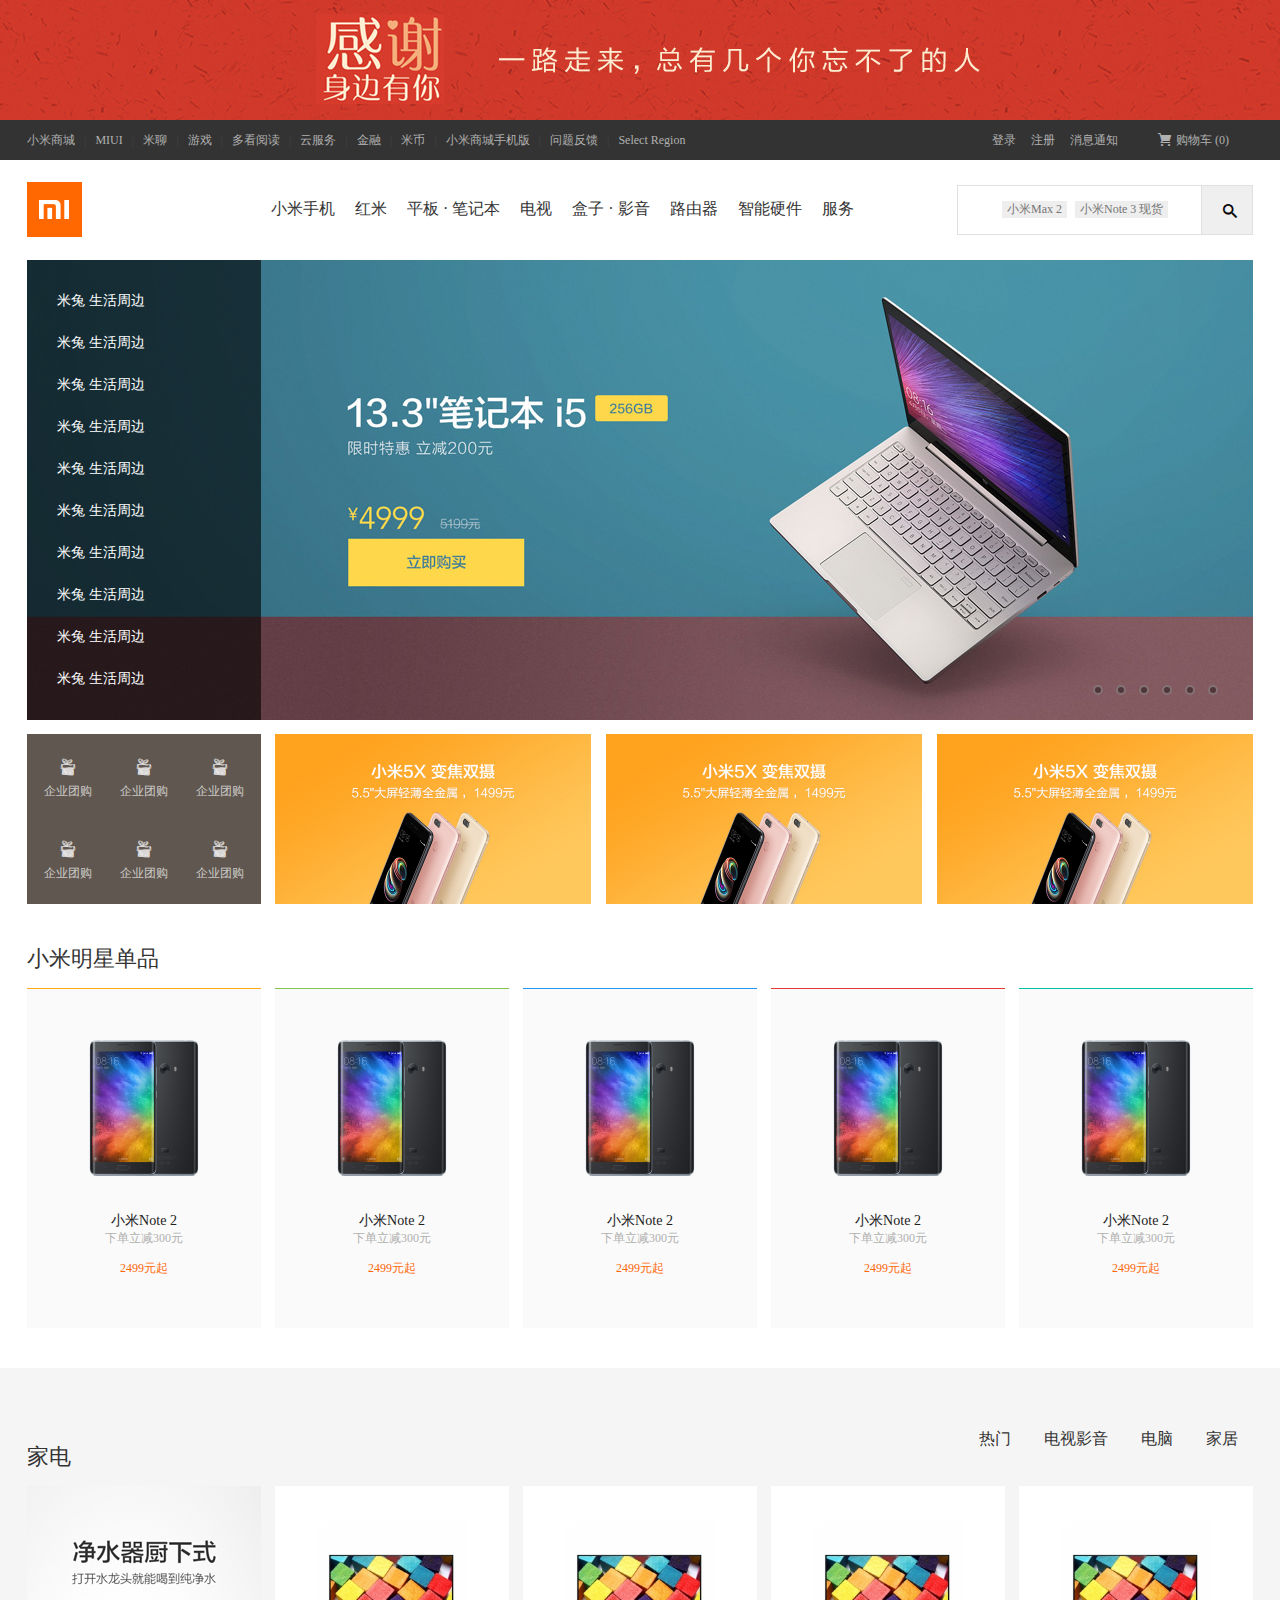
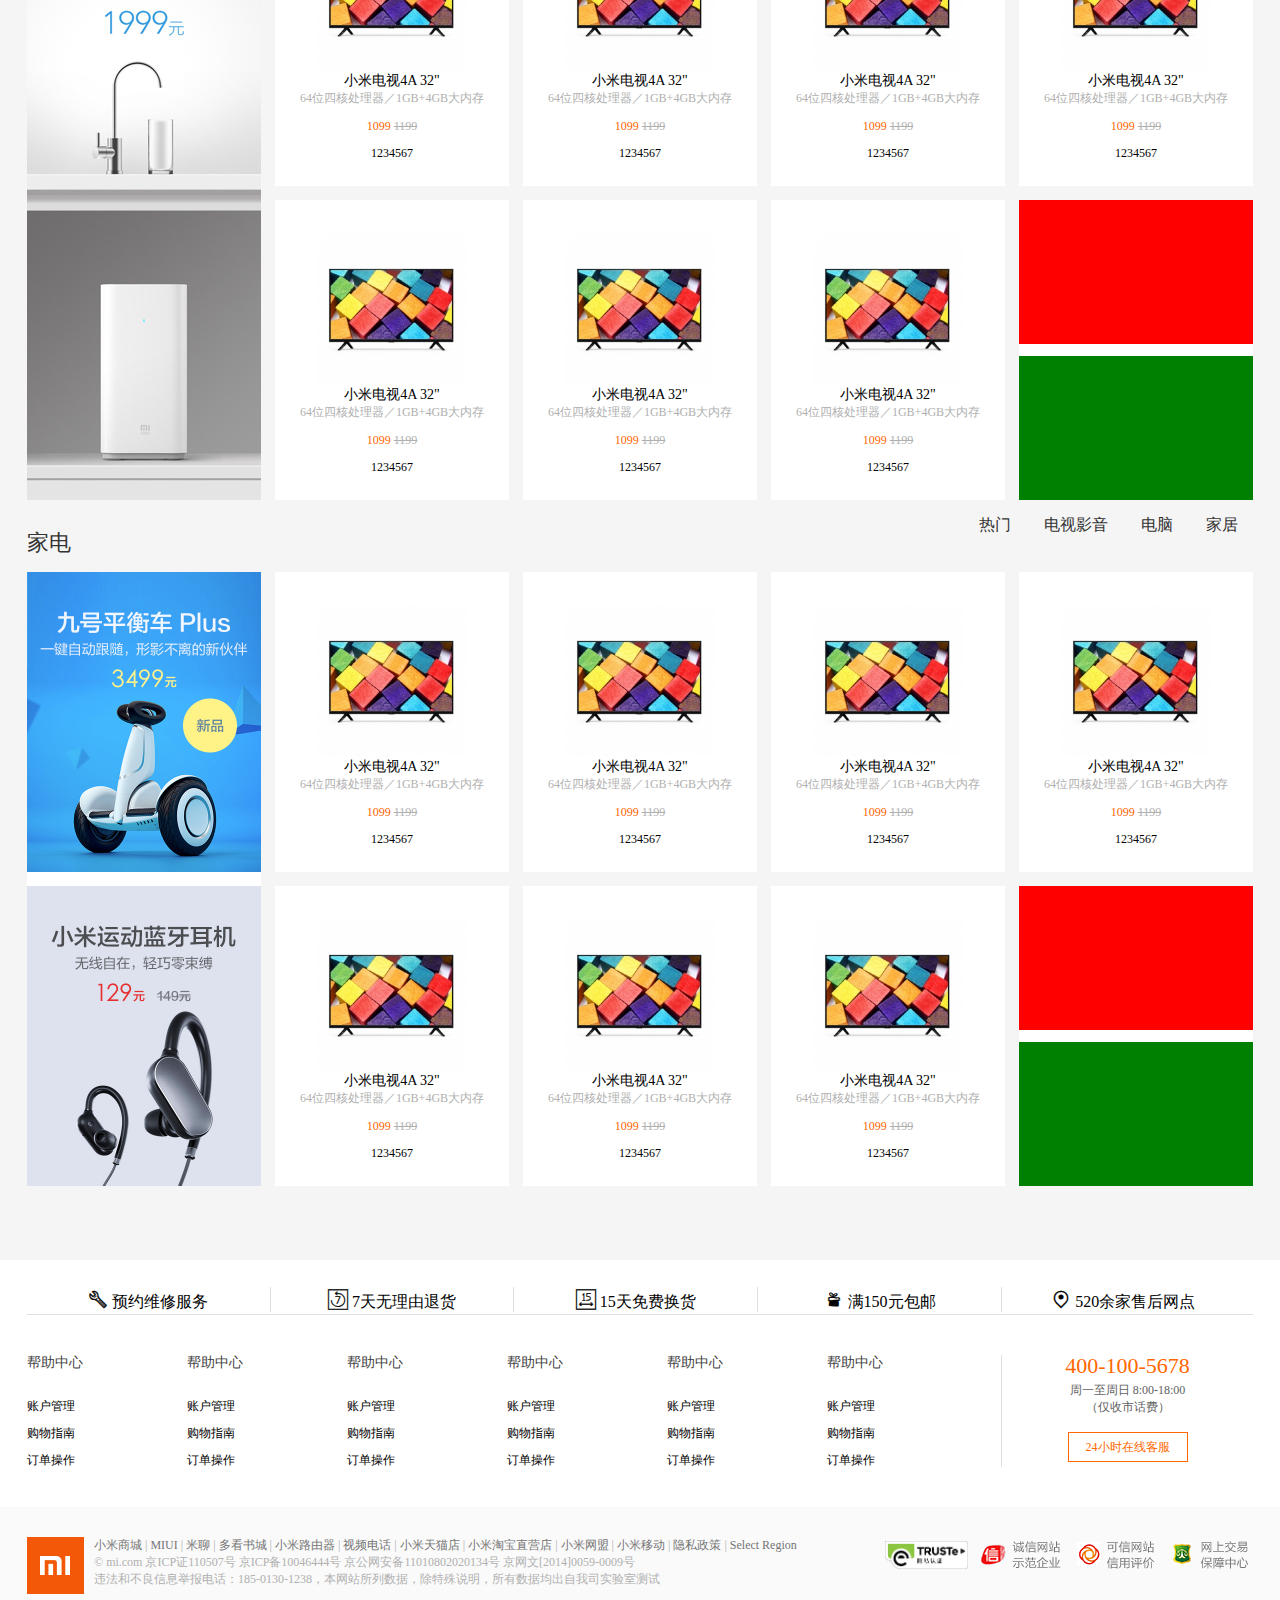
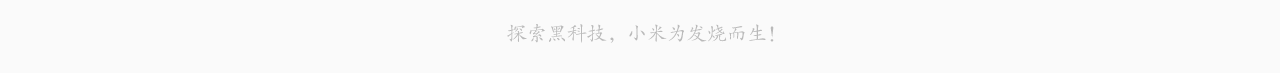
<file: index.html>
<!DOCTYPE html>
<html lang="en">

<head>
    <meta charset="UTF-8">
    <meta name="viewport" content="width=device-width, initial-scale=1.0">
    <meta http-equiv="X-UA-Compatible" content="ie=edge">
    <title>Document</title>
    <link rel="stylesheet" href="./css/base.css">
    <link rel="stylesheet" href="./css/index.css">
</head>

<body>
    <!-- 头部开始 -->
    <header>
        <a href="#"></a>
    </header>
    <!--  头部结束-->
    <!-- 顶部导航开始 -->
    <div class="site-topbar ">
        <div class="w clearfix">
            <div class="topbar-nav">
                <a href="#">小米商城</a>
                <span class="sep">|</span>
                <a href="#">MIUI</a>
                <span class="sep">|</span>
                <a href="#">米聊</a>
                <span class="sep">|</span>
                <a href="#">游戏</a>
                <span class="sep">|</span>
                <a href="#">多看阅读</a>
                <span class="sep">|</span>
                <a href="#">云服务</a>
                <span class="sep">|</span>
                <a href="#">金融</a>
                <span class="sep">|</span>
                <a href="#">米币</a>
                <span class="sep">|</span>
                <a href="#">小米商城手机版</a>
                <span class="sep">|</span>
                <a href="#">问题反馈</a>
                <span class="sep">|</span>
                <a href="#">Select Region</a>
            </div>
            <div class="topbar-cart">
                <a href="#">
                    <i class="iconfont">&#xe887;</i>
                    购物车
                    <span>(0)</span>
                </a>
            </div>
            <div class="topbar-info">
                <a href="#">登录</a>
                <span class="sep"></span>
                <a href="#">注册</a>
                <span class="sep"></span>
                <a href="#">消息通知</a>
            </div>
        </div>

    </div>
    <!-- 顶部导航结束 -->
    <!--  主导航开始-->
    <div class="site-header">
        <div class="w clearfix">
            <div class="header-logo">
                <a href="#" class="logo"></a>
            </div>
            <div class="header-nav">
                <ul class="nav-lsit clearfix">
                    <li>...</li>
                    <li>
                        <a href="#">小米手机</a>
                    </li>
                    <li>
                        <a href="#">红米</a>
                    </li>
                    <li>
                        <a href="#">平板 · 笔记本</a>
                    </li>
                    <li>
                        <a href="#">电视</a>
                    </li>
                    <li>
                        <a href="#">盒子 · 影音</a>
                    </li>
                    <li>
                        <a href="#">路由器</a>
                    </li>
                    <li>
                        <a href="#">智能硬件</a>
                    </li>
                    <li>
                        <a href="#">服务</a>
                    </li>
                </ul>
            </div>
            <div class="header-search">
                <form action="#" class="search-form">
                    <input type="text" class="search-text">
                    <input type="submit" class="search-btn iconfont" value="">
                    <i class="iconfont">&#xe8ba;</i>
                    <div class="search-hot-words">
                        <a href="#">小米Max 2</a>
                        <a href="#">小米Note 3 现货</a>
                    </div>
                </form>
            </div>
        </div>
    </div>
    <!-- 主导航结束 -->
    <!-- 主体大图部分开始 -->
    <div class="baner">
        <div class="w">
            <a href="#" id="banner-bigpic">
                <img src="./images/botpad.jpg" alt="">
                <img src="./images/小米2.jpg" alt="">
                <img src="./images/botpad.jpg" alt="">
            </a>
            <div class="aside">
                <ul class="category-list">
                    <li>
                        <a href="#">米兔 生活周边</a>
                    </li>
                    <li>
                        <a href="#">米兔 生活周边</a>
                    </li>
                    <li>
                        <a href="#">米兔 生活周边</a>
                    </li>
                    <li>
                        <a href="#">米兔 生活周边</a>
                    </li>
                    <li>
                        <a href="#">米兔 生活周边</a>
                    </li>
                    <li>
                        <a href="#">米兔 生活周边</a>
                    </li>
                    <li>
                        <a href="#">米兔 生活周边</a>
                    </li>
                    <li>
                        <a href="#">米兔 生活周边</a>
                    </li>
                    <li>
                        <a href="#">米兔 生活周边</a>
                    </li>
                    <li>
                        <a href="#">米兔 生活周边</a>
                    </li>
                </ul>
            </div>
            <div class="ui-paper">
                <div class="ui-pager-item">
                    <a href="#"></a>
                </div>
                <div class="ui-pager-item">
                    <a href="#"></a>
                </div>
                <div class="ui-pager-item">
                    <a href="#"></a>
                </div>
                <div class="ui-pager-item">
                    <a href="#"></a>
                </div>
                <div class="ui-pager-item">
                    <a href="#"></a>
                </div>
                <div class="ui-pager-item">
                    <a href="#"></a>
                </div>
            </div>
        </div>
    </div>
    <!-- 主体大图部分结束 -->
    <!-- 商品推荐位开始 -->
    <div class="hero-sub">
        <div class="w clearfix">
            <div class="channel">
                <ul class="channel-list clearfix">
                    <li>
                        <a href="#">
                            <i class="iconfont">&#xe608;</i>企业团购</a>
                    </li>
                    <li>
                        <a href="#">
                            <i class="iconfont">&#xe608;</i>企业团购</a>
                    </li>
                    <li>
                        <a href="#">
                            <i class="iconfont">&#xe608;</i>企业团购</a>
                    </li>
                    <li>
                        <a href="#">
                            <i class="iconfont">&#xe608;</i>企业团购</a>
                    </li>
                    <li>
                        <a href="#">
                            <i class="iconfont">&#xe608;</i>企业团购</a>
                    </li>
                    <li>
                        <a href="#">
                            <i class="iconfont">&#xe608;</i>企业团购</a>
                    </li>
                </ul>
            </div>
            <div class="home-promo">
                <ul class="home-promo-list clearfix">
                    <li>
                        <a href="#">
                            <img src="./images/channel.jpg" alt="">
                        </a>
                    </li>
                    <li>
                        <a href="#">
                            <img src="./images/channel.jpg" alt="">
                        </a>
                    </li>
                    <li>
                        <a href="#">
                            <img src="./images/channel.jpg" alt="">
                        </a>
                    </li>
                </ul>
            </div>
        </div>
    </div>
    <!-- 商品推荐位结束 -->
    <!-- 明星单品开始 -->
    <div class="xm-plian-box">
        <div class="w">
            <div class="box-hd">
                <h2 class="title">小米明星单品</h2>
                <div class="more"></div>
            </div>
            <div class="box-bd">
                <div class="box-bd-list">
                    <ul class="bd-list">
                        <li class="rainbow-item-1">
                            <a href="#" class="thumb">
                                <img src="./images/miphone.png" alt="">
                            </a>
                            <h3>
                                <a href="#">小米Note 2</a>
                            </h3>
                            <p class="desc">下单立减300元</p>
                            <p class="price">2499元起</p>
                        </li>
                        <li class="rainbow-item-2">
                            <a href="#" class="thumb">
                                <img src="./images/miphone.png" alt="">
                            </a>
                            <h3>
                                <a href="#">小米Note 2</a>
                            </h3>
                            <p class="desc">下单立减300元</p>
                            <p class="price">2499元起</p>
                        </li>
                        <li class="rainbow-item-3">
                            <a href="#" class="thumb">
                                <img src="./images/miphone.png" alt="">
                            </a>
                            <h3>
                                <a href="#">小米Note 2</a>
                            </h3>
                            <p class="desc">下单立减300元</p>
                            <p class="price">2499元起</p>
                        </li>
                        <li class="rainbow-item-4">
                            <a href="#" class="thumb">
                                <img src="./images/miphone.png" alt="">
                            </a>
                            <h3>
                                <a href="#">小米Note 2</a>
                            </h3>
                            <p class="desc">下单立减300元</p>
                            <p class="price">2499元起</p>
                        </li>
                        <li class="rainbow-item-5">
                            <a href="#" class="thumb">
                                <img src="./images/miphone.png" alt="">
                            </a>
                            <h3>
                                <a href="#">小米Note 2</a>
                            </h3>
                            <p class="desc">下单立减300元</p>
                            <p class="price">2499元起</p>
                        </li>
                    </ul>
                </div>
            </div>
        </div>
    </div>
    <!-- 明星单品结束 -->
    <!-- 主体开始 -->
    <div class="page-main">
        <div class="w">
            <!-- 家电开始 -->
            <div class="home-brick-box">
                <div class="box-hd">
                    <h2 class="title">家电</h2>
                    <div class="brickNav">
                        <ul class="brickNav-list">
                            <li>
                                <a href="#">热门</a>
                            </li>
                            <li>
                                <a href="#">电视影音</a>
                            </li>
                            <li>
                                <a href="#">电脑</a>
                            </li>
                            <li>
                                <a href="#">家居</a>
                            </li>
                        </ul>
                    </div>
                </div>
            </div>
            <div class="row clearfix">
                <div class="row-left">
                    <a href="#">
                        <img src="./images/householdl.jpg" alt="">
                    </a>
                </div>
                <div class="row-right">
                    <div class="row-right-nav">
                        <ul class="row-right-list clearfix">
                            <li class="item">
                                <div class="figure">
                                    <a href="#">
                                        <img src="./images/miTV.jpg" alt="">
                                    </a>
                                </div>
                                <h3>
                                    <a href="#">小米电视4A 32"</a>
                                </h3>
                                <p class="desc">64位四核处理器／1GB+4GB大内存</p>
                                <p class="price">
                                    <span>1099</span>
                                    <del>1199</del>
                                </p>
                                <div class="right-list-bottom">1234567</div>
                            </li>
                            <li class="item">
                                <div class="figure">
                                    <a href="#">
                                        <img src="./images/miTV.jpg" alt="">
                                    </a>
                                </div>
                                <h3>
                                    <a href="#">小米电视4A 32"</a>
                                </h3>
                                <p class="desc">64位四核处理器／1GB+4GB大内存</p>
                                <p class="price">
                                    <span>1099</span>
                                    <del>1199</del>
                                </p>
                                <div class="right-list-bottom">1234567</div>
                            </li>
                            <li class="item">
                                <div class="figure">
                                    <a href="#">
                                        <img src="./images/miTV.jpg" alt="">
                                    </a>
                                </div>
                                <h3>
                                    <a href="#">小米电视4A 32"</a>
                                </h3>
                                <p class="desc">64位四核处理器／1GB+4GB大内存</p>
                                <p class="price">
                                    <span>1099</span>
                                    <del>1199</del>
                                </p>
                                <div class="right-list-bottom">1234567</div>
                            </li>
                            <li class="item">
                                <div class="figure">
                                    <a href="#">
                                        <img src="./images/miTV.jpg" alt="">
                                    </a>
                                </div>
                                <h3>
                                    <a href="#">小米电视4A 32"</a>
                                </h3>
                                <p class="desc">64位四核处理器／1GB+4GB大内存</p>
                                <p class="price">
                                    <span>1099</span>
                                    <del>1199</del>
                                </p>
                                <div class="right-list-bottom">1234567</div>
                            </li>
                            <li class="item">
                                <div class="figure">
                                    <a href="#">
                                        <img src="./images/miTV.jpg" alt="">
                                    </a>
                                </div>
                                <h3>
                                    <a href="#">小米电视4A 32"</a>
                                </h3>
                                <p class="desc">64位四核处理器／1GB+4GB大内存</p>
                                <p class="price">
                                    <span>1099</span>
                                    <del>1199</del>
                                </p>
                                <div class="right-list-bottom">1234567</div>
                            </li>
                            <li class="item">
                                <div class="figure">
                                    <a href="#">
                                        <img src="./images/miTV.jpg" alt="">
                                    </a>
                                </div>
                                <h3>
                                    <a href="#">小米电视4A 32"</a>
                                </h3>
                                <p class="desc">64位四核处理器／1GB+4GB大内存</p>
                                <p class="price">
                                    <span>1099</span>
                                    <del>1199</del>
                                </p>
                                <div class="right-list-bottom">1234567</div>
                            </li>
                            <li class="item">
                                <div class="figure">
                                    <a href="#">
                                        <img src="./images/miTV.jpg" alt="">
                                    </a>
                                </div>
                                <h3>
                                    <a href="#">小米电视4A 32"</a>
                                </h3>
                                <p class="desc">64位四核处理器／1GB+4GB大内存</p>
                                <p class="price">
                                    <span>1099</span>
                                    <del>1199</del>
                                </p>
                                <div class="right-list-bottom">1234567</div>
                            </li>
                            <li class="item last-item">
                                <div class="item-top"></div>
                                <div class="item-bottom"></div>
                                <!-- <div class="figure">
                                    <a href="#">
                                        <img src="./images/miTV.jpg" alt="">
                                    </a>
                                </div>
                                <h3>
                                    <a href="#">小米电视4A 32"</a>
                                </h3>
                                <p class="desc">64位四核处理器／1GB+4GB大内存</p>
                                <p class="price">
                                    <span>1099</span>
                                    <del>1199</del>
                                </p>
                                <div class="right-list-bottom">1234567</div> -->
                            </li>
                        </ul>
                    </div>
                </div>
            </div>
            <!-- 家电结束 -->
            <!-- 家电开始 -->
            <div class="home-brick-box">
                <div class="box-hd">
                    <h2 class="title">家电</h2>
                    <div class="brickNav">
                        <ul class="brickNav-list">
                            <li>
                                <a href="#">热门</a>
                            </li>
                            <li>
                                <a href="#">电视影音</a>
                            </li>
                            <li>
                                <a href="#">电脑</a>
                            </li>
                            <li>
                                <a href="#">家居</a>
                            </li>
                        </ul>
                    </div>
                </div>
            </div>
            <div class="row clearfix">
                <div class="row-left second-row-left">
                    <a href="#">
                        <img src="./images/xmad_15003764013459_VjEDO.jpg" alt="">
                        <img src="./images/xmad_15034816547397_TKBOF.jpg" alt="">
                    </a>
                </div>
                <div class="row-right">
                    <div class="row-right-nav">
                        <ul class="row-right-list clearfix">
                            <li class="item">
                                <div class="figure">
                                    <a href="#">
                                        <img src="./images/miTV.jpg" alt="">
                                    </a>
                                </div>
                                <h3>
                                    <a href="#">小米电视4A 32"</a>
                                </h3>
                                <p class="desc">64位四核处理器／1GB+4GB大内存</p>
                                <p class="price">
                                    <span>1099</span>
                                    <del>1199</del>
                                </p>
                                <div class="right-list-bottom">1234567</div>
                            </li>
                            <li class="item">
                                <div class="figure">
                                    <a href="#">
                                        <img src="./images/miTV.jpg" alt="">
                                    </a>
                                </div>
                                <h3>
                                    <a href="#">小米电视4A 32"</a>
                                </h3>
                                <p class="desc">64位四核处理器／1GB+4GB大内存</p>
                                <p class="price">
                                    <span>1099</span>
                                    <del>1199</del>
                                </p>
                                <div class="right-list-bottom">1234567</div>
                            </li>
                            <li class="item">
                                <div class="figure">
                                    <a href="#">
                                        <img src="./images/miTV.jpg" alt="">
                                    </a>
                                </div>
                                <h3>
                                    <a href="#">小米电视4A 32"</a>
                                </h3>
                                <p class="desc">64位四核处理器／1GB+4GB大内存</p>
                                <p class="price">
                                    <span>1099</span>
                                    <del>1199</del>
                                </p>
                                <div class="right-list-bottom">1234567</div>
                            </li>
                            <li class="item">
                                <div class="figure">
                                    <a href="#">
                                        <img src="./images/miTV.jpg" alt="">
                                    </a>
                                </div>
                                <h3>
                                    <a href="#">小米电视4A 32"</a>
                                </h3>
                                <p class="desc">64位四核处理器／1GB+4GB大内存</p>
                                <p class="price">
                                    <span>1099</span>
                                    <del>1199</del>
                                </p>
                                <div class="right-list-bottom">1234567</div>
                            </li>
                            <li class="item">
                                <div class="figure">
                                    <a href="#">
                                        <img src="./images/miTV.jpg" alt="">
                                    </a>
                                </div>
                                <h3>
                                    <a href="#">小米电视4A 32"</a>
                                </h3>
                                <p class="desc">64位四核处理器／1GB+4GB大内存</p>
                                <p class="price">
                                    <span>1099</span>
                                    <del>1199</del>
                                </p>
                                <div class="right-list-bottom">1234567</div>
                            </li>
                            <li class="item">
                                <div class="figure">
                                    <a href="#">
                                        <img src="./images/miTV.jpg" alt="">
                                    </a>
                                </div>
                                <h3>
                                    <a href="#">小米电视4A 32"</a>
                                </h3>
                                <p class="desc">64位四核处理器／1GB+4GB大内存</p>
                                <p class="price">
                                    <span>1099</span>
                                    <del>1199</del>
                                </p>
                                <div class="right-list-bottom">1234567</div>
                            </li>
                            <li class="item">
                                <div class="figure">
                                    <a href="#">
                                        <img src="./images/miTV.jpg" alt="">
                                    </a>
                                </div>
                                <h3>
                                    <a href="#">小米电视4A 32"</a>
                                </h3>
                                <p class="desc">64位四核处理器／1GB+4GB大内存</p>
                                <p class="price">
                                    <span>1099</span>
                                    <del>1199</del>
                                </p>
                                <div class="right-list-bottom">1234567</div>
                            </li>
                            <li class="item last-item">
                                <div class="item-top"></div>
                                <div class="item-bottom"></div>
                                <!-- <div class="figure">
                                        <a href="#">
                                            <img src="./images/miTV.jpg" alt="">
                                        </a>
                                    </div>
                                    <h3>
                                        <a href="#">小米电视4A 32"</a>
                                    </h3>
                                    <p class="desc">64位四核处理器／1GB+4GB大内存</p>
                                    <p class="price">
                                        <span>1099</span>
                                        <del>1199</del>
                                    </p>
                                    <div class="right-list-bottom">1234567</div> -->
                            </li>
                        </ul>
                    </div>
                </div>
            </div>
            <!-- 家电结束 -->
        </div>
    </div>
    <!-- 主体结束 -->
    <!-- 页脚开始 -->
    <div class="site-footer">
        <div class="w">
            <div class="footer-service">
                <ul class="list-service">
                    <li>
                        <a href="#">
                            <i class="iconfont">&#xe7fa;</i>
                            预约维修服务
                        </a>
                    </li>
                    <li>
                        <a href="#">
                            <i class="iconfont">&#xe6cc;</i>
                            7天无理由退货
                        </a>
                    </li>
                    <li>
                        <a href="#">
                            <i class="iconfont">&#xe66d;</i>
                            15天免费换货
                        </a>
                    </li>
                    <li>
                        <a href="#">
                            <i class="iconfont">&#xe608;</i>
                            满150元包邮
                        </a>
                    </li>
                    <li>
                        <a href="#">
                            <i class="iconfont">&#xe8fe;</i>
                            520余家售后网点
                        </a>
                    </li>
                </ul>
            </div>
            <div class="footer-link clearfix">
                <dl class="col-links">
                    <dt>帮助中心</dt>
                    <dd>
                        <a href="#">账户管理</a>
                    </dd>
                    <dd>
                        <a href="#">购物指南</a>
                    </dd>
                    <dd>
                        <a href="#">订单操作</a>
                    </dd>
                </dl>
                <dl class="col-links">
                    <dt>帮助中心</dt>
                    <dd>
                        <a href="#">账户管理</a>
                    </dd>
                    <dd>
                        <a href="#">购物指南</a>
                    </dd>
                    <dd>
                        <a href="#">订单操作</a>
                    </dd>
                </dl>
                <dl class="col-links">
                    <dt>帮助中心</dt>
                    <dd>
                        <a href="#">账户管理</a>
                    </dd>
                    <dd>
                        <a href="#">购物指南</a>
                    </dd>
                    <dd>
                        <a href="#">订单操作</a>
                    </dd>
                </dl>
                <dl class="col-links">
                    <dt>帮助中心</dt>
                    <dd>
                        <a href="#">账户管理</a>
                    </dd>
                    <dd>
                        <a href="#">购物指南</a>
                    </dd>
                    <dd>
                        <a href="#">订单操作</a>
                    </dd>
                </dl>
                <dl class="col-links">
                    <dt>帮助中心</dt>
                    <dd>
                        <a href="#">账户管理</a>
                    </dd>
                    <dd>
                        <a href="#">购物指南</a>
                    </dd>
                    <dd>
                        <a href="#">订单操作</a>
                    </dd>
                </dl>
                <dl class="col-links">
                    <dt>帮助中心</dt>
                    <dd>
                        <a href="#">账户管理</a>
                    </dd>
                    <dd>
                        <a href="#">购物指南</a>
                    </dd>
                    <dd>
                        <a href="#">订单操作</a>
                    </dd>
                </dl>
                <div class="col-contact">
                    <p class="phone">400-100-5678</p>
                    <p>
                        周一至周日 8:00-18:00
                        <br> （仅收市话费）
                    </p>
                    <a href="#" class="btn-line-primary"> 24小时在线客服</a>
                </div>
            </div>
        </div>
    </div>
    <!-- 页脚结束 -->
    <!-- 页脚信息展示开始-->
    <div class="site-info">
        <div class="w clearfix">
            <div class="logo">小米官网</div>
            <div class="info-text">
                <p class="sites">
                    <a href="#">小米商城</a>
                    <span class="sep">|</span>
                    <a href="#">MIUI</a>
                    <span class="sep">|</span>
                    <a href="#">米聊</a>
                    <span class="sep">|</span>
                    <a href="#">多看书城</a>
                    <span class="sep">|</span>
                    <a href="#">小米路由器</a>
                    <span class="sep">|</span>
                    <a href="#">视频电话</a>
                    <span class="sep">|</span>
                    <a href="#">小米天猫店</a>
                    <span class="sep">|</span>
                    <a href="#">小米淘宝直营店</a>
                    <span class="sep">|</span>
                    <a href="#">小米网盟</a>
                    <span class="sep">|</span>
                    <a href="#">小米移动</a>
                    <span class="sep">|</span>
                    <a href="#">隐私政策</a>
                    <span class="sep">|</span>
                    <a href="#">Select Region</a>
                </p>
                <p>
                    &copy;
                    <a href="#"> mi.com</a>
                    京ICP证110507号
                    <a href="#">京ICP备10046444号</a>
                    <a href="#">京公网安备11010802020134号 </a>
                    <a href="#">京网文[2014]0059-0009号</a>
                    <br> 违法和不良信息举报电话：185-0130-1238，本网站所列数据，除特殊说明，所有数据均出自我司实验室测试
                </p>
            </div>
            <div class="info-links">
                <a href="#">
                    <img src="./images/info-link1.png" alt="">
                </a>
                <a href="#">
                    <img src="./images/info-link2.png" alt="">
                </a>
                <a href="#">
                    <img src="./images/info-link3.png" alt="">
                </a>
                <a href="#">
                    <img src="./images/info-link4.png" alt="">
                </a>
            </div>
        </div>
        <div class="slogan">探索黑科技，小米为发烧而生</div>
    </div>
    <!-- 页脚信息展示结束 -->
    <script src="./js/animate.js"></script>
    <script>
        var imgContainer = document.getElementById("banner-bigpic");
        
        var imgWidth = imgContainer.children[0].offsetWidth;
        var currentIndex = 0 ;
        var w = document.querySelector(".baner .w");
        function move(){
            if(currentIndex == imgContainer.children.length-1){
                imgContainer.style.left = 0;
                currentIndex = 0;
            }
            currentIndex++;
            var target = imgWidth*currentIndex*-1;
            animate(imgContainer,target);
        }
        var timer = setInterval(move,1500);
        w.onmouseover = function(){
            clearInterval(timer);
        };
        w.onmouseout = function(){
            timer = setInterval(move,1500);
        }
    </script>
</body>

</html>
</file>
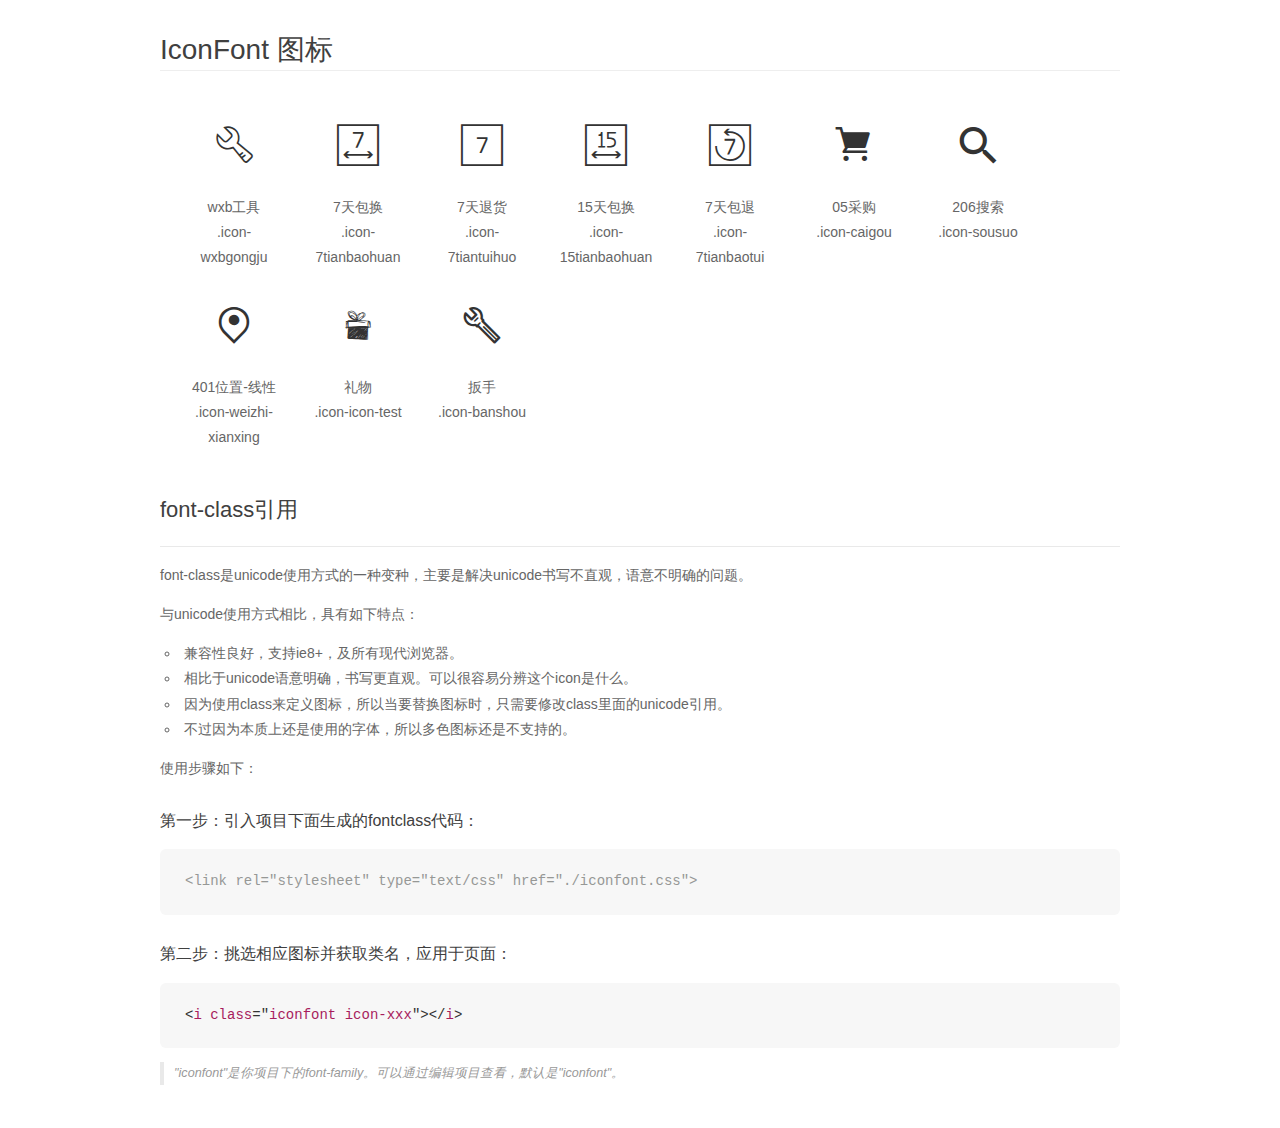
<file: fonts/demo_fontclass.html>
<!DOCTYPE html>
<html>
<head>
    <meta charset="utf-8"/>
    <title>IconFont</title>
    <link rel="stylesheet" href="demo.css">
    <link rel="stylesheet" href="iconfont.css">
</head>
<body>
    <div class="main markdown">
        <h1>IconFont 图标</h1>
        <ul class="icon_lists clear">
            
                <li>
                <i class="icon iconfont icon-wxbgongju"></i>
                    <div class="name">wxb工具</div>
                    <div class="fontclass">.icon-wxbgongju</div>
                </li>
            
                <li>
                <i class="icon iconfont icon-7tianbaohuan"></i>
                    <div class="name">7天包换</div>
                    <div class="fontclass">.icon-7tianbaohuan</div>
                </li>
            
                <li>
                <i class="icon iconfont icon-7tiantuihuo"></i>
                    <div class="name">7天退货</div>
                    <div class="fontclass">.icon-7tiantuihuo</div>
                </li>
            
                <li>
                <i class="icon iconfont icon-15tianbaohuan"></i>
                    <div class="name">15天包换</div>
                    <div class="fontclass">.icon-15tianbaohuan</div>
                </li>
            
                <li>
                <i class="icon iconfont icon-7tianbaotui"></i>
                    <div class="name">7天包退</div>
                    <div class="fontclass">.icon-7tianbaotui</div>
                </li>
            
                <li>
                <i class="icon iconfont icon-caigou"></i>
                    <div class="name">05采购</div>
                    <div class="fontclass">.icon-caigou</div>
                </li>
            
                <li>
                <i class="icon iconfont icon-sousuo"></i>
                    <div class="name">206搜索</div>
                    <div class="fontclass">.icon-sousuo</div>
                </li>
            
                <li>
                <i class="icon iconfont icon-weizhi-xianxing"></i>
                    <div class="name">401位置-线性</div>
                    <div class="fontclass">.icon-weizhi-xianxing</div>
                </li>
            
                <li>
                <i class="icon iconfont icon-icon-test"></i>
                    <div class="name">礼物</div>
                    <div class="fontclass">.icon-icon-test</div>
                </li>
            
                <li>
                <i class="icon iconfont icon-banshou"></i>
                    <div class="name">扳手</div>
                    <div class="fontclass">.icon-banshou</div>
                </li>
            
        </ul>

        <h2 id="font-class-">font-class引用</h2>
        <hr>

        <p>font-class是unicode使用方式的一种变种，主要是解决unicode书写不直观，语意不明确的问题。</p>
        <p>与unicode使用方式相比，具有如下特点：</p>
        <ul>
        <li>兼容性良好，支持ie8+，及所有现代浏览器。</li>
        <li>相比于unicode语意明确，书写更直观。可以很容易分辨这个icon是什么。</li>
        <li>因为使用class来定义图标，所以当要替换图标时，只需要修改class里面的unicode引用。</li>
        <li>不过因为本质上还是使用的字体，所以多色图标还是不支持的。</li>
        </ul>
        <p>使用步骤如下：</p>
        <h3 id="-fontclass-">第一步：引入项目下面生成的fontclass代码：</h3>


        <pre><code class="lang-js hljs javascript"><span class="hljs-comment">&lt;link rel="stylesheet" type="text/css" href="./iconfont.css"&gt;</span></code></pre>
        <h3 id="-">第二步：挑选相应图标并获取类名，应用于页面：</h3>
        <pre><code class="lang-css hljs">&lt;<span class="hljs-selector-tag">i</span> <span class="hljs-selector-tag">class</span>="<span class="hljs-selector-tag">iconfont</span> <span class="hljs-selector-tag">icon-xxx</span>"&gt;&lt;/<span class="hljs-selector-tag">i</span>&gt;</code></pre>
        <blockquote>
        <p>"iconfont"是你项目下的font-family。可以通过编辑项目查看，默认是"iconfont"。</p>
        </blockquote>
    </div>
</body>
</html>
</file>
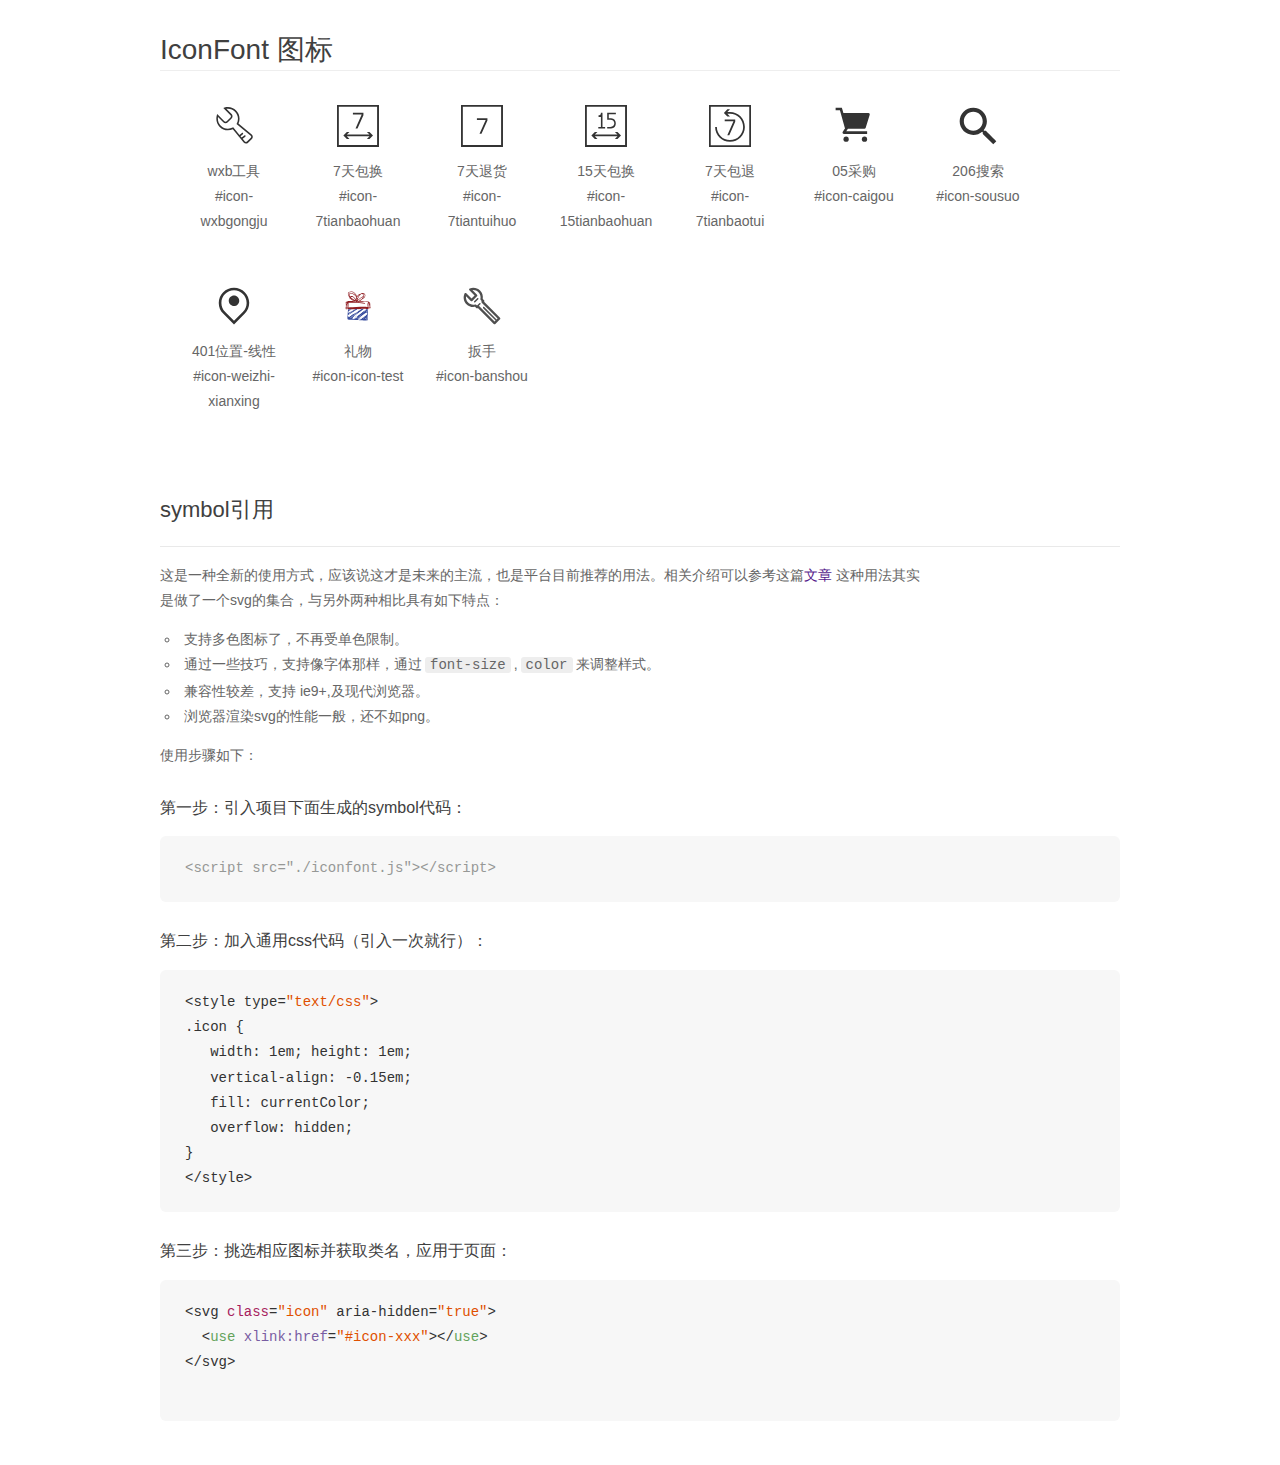
<file: fonts/demo_symbol.html>
<!DOCTYPE html>
<html>
<head>
    <meta charset="utf-8"/>
    <title>IconFont</title>
    <link rel="stylesheet" href="demo.css">
    <script src="iconfont.js"></script>

    <style type="text/css">
        .icon {
          /* 通过设置 font-size 来改变图标大小 */
          width: 1em; height: 1em;
          /* 图标和文字相邻时，垂直对齐 */
          vertical-align: -0.15em;
          /* 通过设置 color 来改变 SVG 的颜色/fill */
          fill: currentColor;
          /* path 和 stroke 溢出 viewBox 部分在 IE 下会显示
             normalize.css 中也包含这行 */
          overflow: hidden;
        }

    </style>
</head>
<body>
    <div class="main markdown">
        <h1>IconFont 图标</h1>
        <ul class="icon_lists clear">
            
                <li>
                    <svg class="icon" aria-hidden="true">
                        <use xlink:href="#icon-wxbgongju"></use>
                    </svg>
                    <div class="name">wxb工具</div>
                    <div class="fontclass">#icon-wxbgongju</div>
                </li>
            
                <li>
                    <svg class="icon" aria-hidden="true">
                        <use xlink:href="#icon-7tianbaohuan"></use>
                    </svg>
                    <div class="name">7天包换</div>
                    <div class="fontclass">#icon-7tianbaohuan</div>
                </li>
            
                <li>
                    <svg class="icon" aria-hidden="true">
                        <use xlink:href="#icon-7tiantuihuo"></use>
                    </svg>
                    <div class="name">7天退货</div>
                    <div class="fontclass">#icon-7tiantuihuo</div>
                </li>
            
                <li>
                    <svg class="icon" aria-hidden="true">
                        <use xlink:href="#icon-15tianbaohuan"></use>
                    </svg>
                    <div class="name">15天包换</div>
                    <div class="fontclass">#icon-15tianbaohuan</div>
                </li>
            
                <li>
                    <svg class="icon" aria-hidden="true">
                        <use xlink:href="#icon-7tianbaotui"></use>
                    </svg>
                    <div class="name">7天包退</div>
                    <div class="fontclass">#icon-7tianbaotui</div>
                </li>
            
                <li>
                    <svg class="icon" aria-hidden="true">
                        <use xlink:href="#icon-caigou"></use>
                    </svg>
                    <div class="name">05采购</div>
                    <div class="fontclass">#icon-caigou</div>
                </li>
            
                <li>
                    <svg class="icon" aria-hidden="true">
                        <use xlink:href="#icon-sousuo"></use>
                    </svg>
                    <div class="name">206搜索</div>
                    <div class="fontclass">#icon-sousuo</div>
                </li>
            
                <li>
                    <svg class="icon" aria-hidden="true">
                        <use xlink:href="#icon-weizhi-xianxing"></use>
                    </svg>
                    <div class="name">401位置-线性</div>
                    <div class="fontclass">#icon-weizhi-xianxing</div>
                </li>
            
                <li>
                    <svg class="icon" aria-hidden="true">
                        <use xlink:href="#icon-icon-test"></use>
                    </svg>
                    <div class="name">礼物</div>
                    <div class="fontclass">#icon-icon-test</div>
                </li>
            
                <li>
                    <svg class="icon" aria-hidden="true">
                        <use xlink:href="#icon-banshou"></use>
                    </svg>
                    <div class="name">扳手</div>
                    <div class="fontclass">#icon-banshou</div>
                </li>
            
        </ul>


        <h2 id="symbol-">symbol引用</h2>
        <hr>

        <p>这是一种全新的使用方式，应该说这才是未来的主流，也是平台目前推荐的用法。相关介绍可以参考这篇<a href="">文章</a>
        这种用法其实是做了一个svg的集合，与另外两种相比具有如下特点：</p>
        <ul>
          <li>支持多色图标了，不再受单色限制。</li>
          <li>通过一些技巧，支持像字体那样，通过<code>font-size</code>,<code>color</code>来调整样式。</li>
          <li>兼容性较差，支持 ie9+,及现代浏览器。</li>
          <li>浏览器渲染svg的性能一般，还不如png。</li>
        </ul>
        <p>使用步骤如下：</p>
        <h3 id="-symbol-">第一步：引入项目下面生成的symbol代码：</h3>
        <pre><code class="lang-js hljs javascript"><span class="hljs-comment">&lt;script src="./iconfont.js"&gt;&lt;/script&gt;</span></code></pre>
        <h3 id="-css-">第二步：加入通用css代码（引入一次就行）：</h3>
        <pre><code class="lang-js hljs javascript">&lt;style type=<span class="hljs-string">"text/css"</span>&gt;
.icon {
   width: <span class="hljs-number">1</span>em; height: <span class="hljs-number">1</span>em;
   vertical-align: <span class="hljs-number">-0.15</span>em;
   fill: currentColor;
   overflow: hidden;
}
&lt;<span class="hljs-regexp">/style&gt;</span></code></pre>
        <h3 id="-">第三步：挑选相应图标并获取类名，应用于页面：</h3>
        <pre><code class="lang-js hljs javascript">&lt;svg <span class="hljs-class"><span class="hljs-keyword">class</span></span>=<span class="hljs-string">"icon"</span> aria-hidden=<span class="hljs-string">"true"</span>&gt;<span class="xml"><span class="hljs-tag">
  &lt;<span class="hljs-name">use</span> <span class="hljs-attr">xlink:href</span>=<span class="hljs-string">"#icon-xxx"</span>&gt;</span><span class="hljs-tag">&lt;/<span class="hljs-name">use</span>&gt;</span>
</span>&lt;<span class="hljs-regexp">/svg&gt;
        </span></code></pre>
    </div>
</body>
</html>
</file>
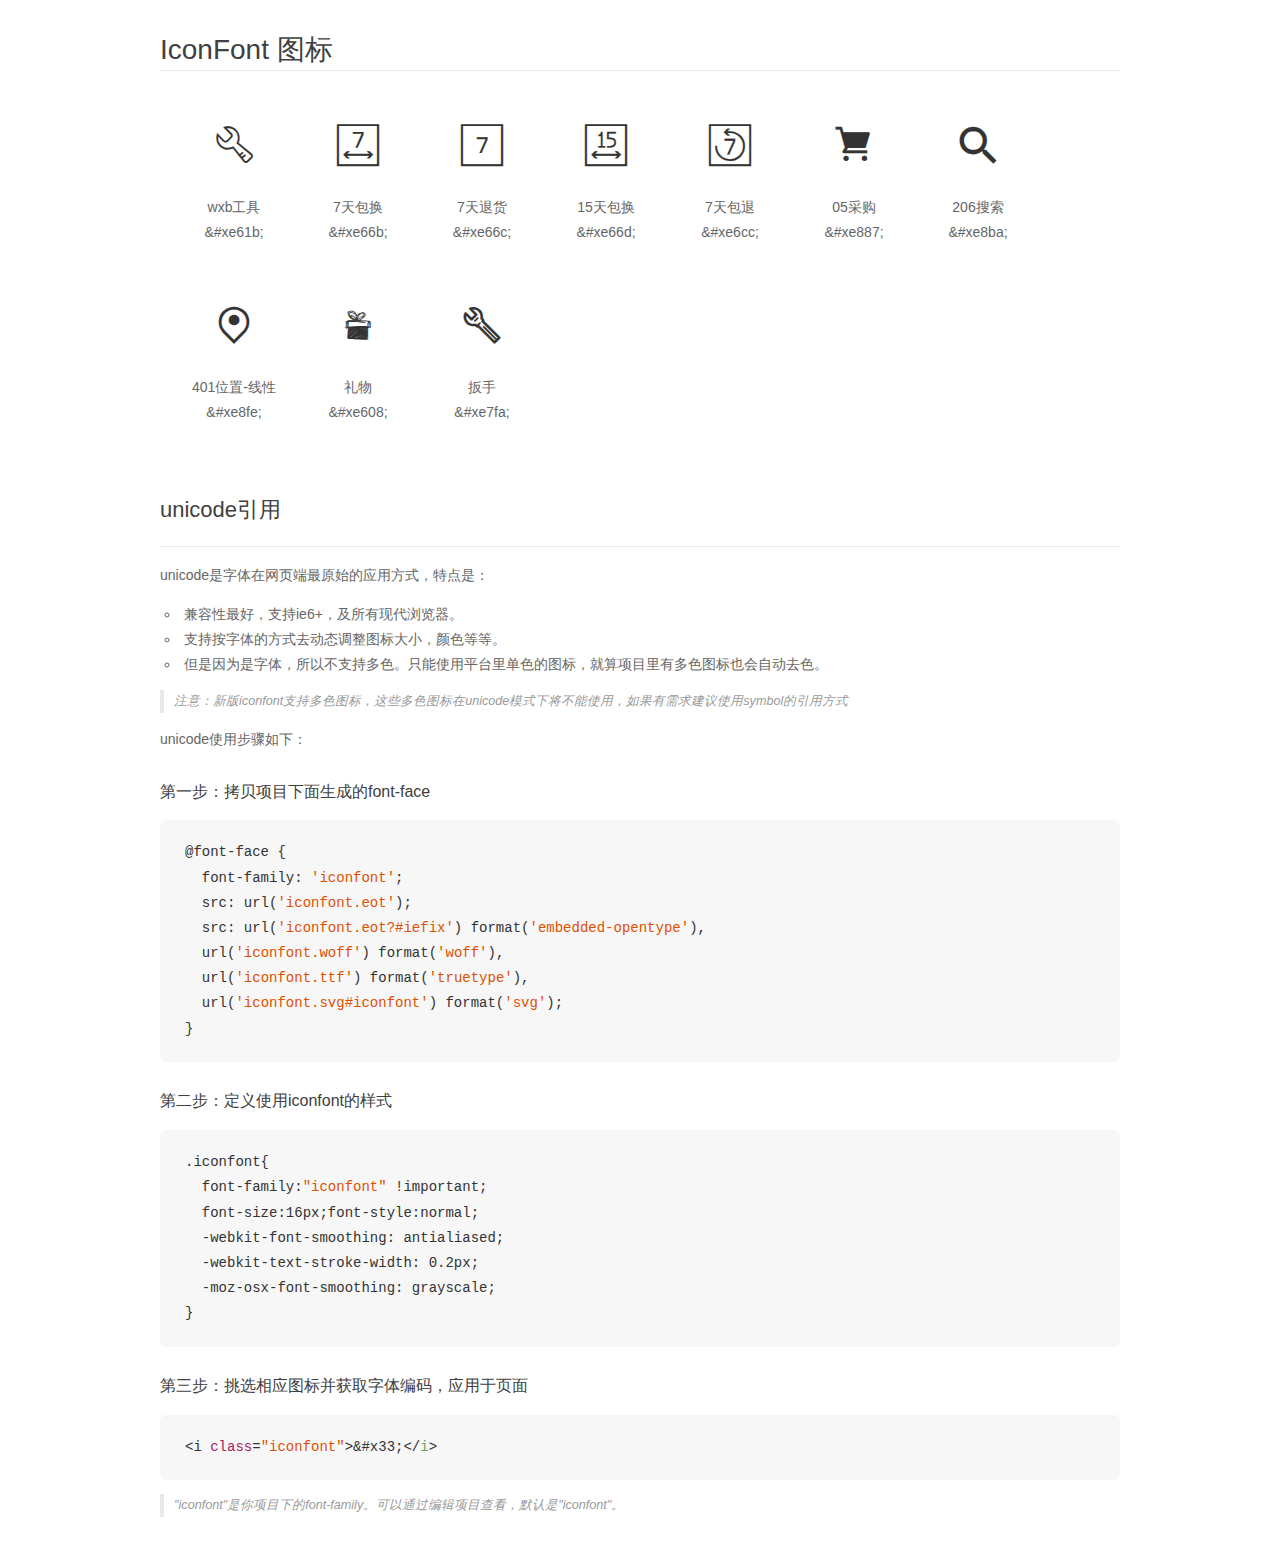
<file: fonts/demo_unicode.html>
<!DOCTYPE html>
<html>
<head>
    <meta charset="utf-8"/>
    <title>IconFont</title>
    <link rel="stylesheet" href="demo.css">

    <style type="text/css">

        @font-face {font-family: "iconfont";
          src: url('iconfont.eot'); /* IE9*/
          src: url('iconfont.eot#iefix') format('embedded-opentype'), /* IE6-IE8 */
          url('iconfont.woff') format('woff'), /* chrome, firefox */
          url('iconfont.ttf') format('truetype'), /* chrome, firefox, opera, Safari, Android, iOS 4.2+*/
          url('iconfont.svg#iconfont') format('svg'); /* iOS 4.1- */
        }

        .iconfont {
          font-family:"iconfont" !important;
          font-size:16px;
          font-style:normal;
          -webkit-font-smoothing: antialiased;
          -webkit-text-stroke-width: 0.2px;
          -moz-osx-font-smoothing: grayscale;
        }

    </style>
</head>
<body>
    <div class="main markdown">
        <h1>IconFont 图标</h1>
        <ul class="icon_lists clear">
            
                <li>
                <i class="icon iconfont">&#xe61b;</i>
                    <div class="name">wxb工具</div>
                    <div class="code">&amp;#xe61b;</div>
                </li>
            
                <li>
                <i class="icon iconfont">&#xe66b;</i>
                    <div class="name">7天包换</div>
                    <div class="code">&amp;#xe66b;</div>
                </li>
            
                <li>
                <i class="icon iconfont">&#xe66c;</i>
                    <div class="name">7天退货</div>
                    <div class="code">&amp;#xe66c;</div>
                </li>
            
                <li>
                <i class="icon iconfont">&#xe66d;</i>
                    <div class="name">15天包换</div>
                    <div class="code">&amp;#xe66d;</div>
                </li>
            
                <li>
                <i class="icon iconfont">&#xe6cc;</i>
                    <div class="name">7天包退</div>
                    <div class="code">&amp;#xe6cc;</div>
                </li>
            
                <li>
                <i class="icon iconfont">&#xe887;</i>
                    <div class="name">05采购</div>
                    <div class="code">&amp;#xe887;</div>
                </li>
            
                <li>
                <i class="icon iconfont">&#xe8ba;</i>
                    <div class="name">206搜索</div>
                    <div class="code">&amp;#xe8ba;</div>
                </li>
            
                <li>
                <i class="icon iconfont">&#xe8fe;</i>
                    <div class="name">401位置-线性</div>
                    <div class="code">&amp;#xe8fe;</div>
                </li>
            
                <li>
                <i class="icon iconfont">&#xe608;</i>
                    <div class="name">礼物</div>
                    <div class="code">&amp;#xe608;</div>
                </li>
            
                <li>
                <i class="icon iconfont">&#xe7fa;</i>
                    <div class="name">扳手</div>
                    <div class="code">&amp;#xe7fa;</div>
                </li>
            
        </ul>
        <h2 id="unicode-">unicode引用</h2>
        <hr>

        <p>unicode是字体在网页端最原始的应用方式，特点是：</p>
        <ul>
        <li>兼容性最好，支持ie6+，及所有现代浏览器。</li>
        <li>支持按字体的方式去动态调整图标大小，颜色等等。</li>
        <li>但是因为是字体，所以不支持多色。只能使用平台里单色的图标，就算项目里有多色图标也会自动去色。</li>
        </ul>
        <blockquote>
        <p>注意：新版iconfont支持多色图标，这些多色图标在unicode模式下将不能使用，如果有需求建议使用symbol的引用方式</p>
        </blockquote>
        <p>unicode使用步骤如下：</p>
        <h3 id="-font-face">第一步：拷贝项目下面生成的font-face</h3>
        <pre><code class="lang-js hljs javascript">@font-face {
  font-family: <span class="hljs-string">'iconfont'</span>;
  src: url(<span class="hljs-string">'iconfont.eot'</span>);
  src: url(<span class="hljs-string">'iconfont.eot?#iefix'</span>) format(<span class="hljs-string">'embedded-opentype'</span>),
  url(<span class="hljs-string">'iconfont.woff'</span>) format(<span class="hljs-string">'woff'</span>),
  url(<span class="hljs-string">'iconfont.ttf'</span>) format(<span class="hljs-string">'truetype'</span>),
  url(<span class="hljs-string">'iconfont.svg#iconfont'</span>) format(<span class="hljs-string">'svg'</span>);
}
</code></pre>
        <h3 id="-iconfont-">第二步：定义使用iconfont的样式</h3>
        <pre><code class="lang-js hljs javascript">.iconfont{
  font-family:<span class="hljs-string">"iconfont"</span> !important;
  font-size:<span class="hljs-number">16</span>px;font-style:normal;
  -webkit-font-smoothing: antialiased;
  -webkit-text-stroke-width: <span class="hljs-number">0.2</span>px;
  -moz-osx-font-smoothing: grayscale;
}
</code></pre>
        <h3 id="-">第三步：挑选相应图标并获取字体编码，应用于页面</h3>
        <pre><code class="lang-js hljs javascript">&lt;i <span class="hljs-class"><span class="hljs-keyword">class</span></span>=<span class="hljs-string">"iconfont"</span>&gt;&amp;#x33;<span class="xml"><span class="hljs-tag">&lt;/<span class="hljs-name">i</span>&gt;</span></span></code></pre>

        <blockquote>
        <p>"iconfont"是你项目下的font-family。可以通过编辑项目查看，默认是"iconfont"。</p>
        </blockquote>
    </div>


</body>
</html>
</file>
<file: css/base.css>
body,ol,ul,li,h1,h2,h3,h4,h5,h6,p,tr,td,th,dl,dt,dd,form,fieldset,legend,input,textarea,
select,div,table,img,button,span,video,audio,header,footer,nav,section,i,a{
    margin: 0;
    padding: 0;
}/*初始化样式*/
body{
    font-size: 12px;
    line-height: 1.4286;
}
a{
    text-decoration: none;
    color: #000;
}/*a标签初始化*/
a:hover{
    color: #000 !important;
}
img{
    vertical-align: middle;
    border:none;
}
input{
    outline: none;
}
select,input{
    vertical-align: middle;
}
ul,ol{
    list-style: none;
}
textarea{
    resize: none;
}
.clearfix::after{
    content: ".";
    display: block;
    visibility: hidden;
    height: 0;
    line-height: 0;
    clear: both;
}
.clearfix{
    *zoom:1;
}
h1,h2,h3,h4,h5,h6{
    text-decoration: none;
    font-weight: normal;
}
i,em{
    font-style: normal;
}
.w{
    width: 1226px;
    margin:0 auto;
}
</file>
<file: css/index.css>
/* 字体样式 */

@font-face {
    font-family: 'iconfont';
    src: url('../fonts/iconfont.eot');
    src: url('../fonts/iconfont.eot?#iefix') format('embedded-opentype'), url('../fonts/iconfont.woff') format('woff'), url('../fonts/iconfont.ttf') format('truetype'), url('../fonts/iconfont.svg#iconfont') format('svg');
}

.iconfont {
    font-family: "iconfont" !important;
    font-size: 16px;
    font-style: normal;
    -webkit-font-smoothing: antialiased;
    -webkit-text-stroke-width: 0.2px;
    -moz-osx-font-smoothing: grayscale;
}


/* 头部开始 */

header {
    background-image: url(../images/header.jpg);
    background-repeat: no-repeat;
    background-position: center 0;
}

header a {
    display: block;
    height: 120px;
}


/* 头部结束 */


/* 顶部导航开始 */

.site-topbar {
    height: 40px;
    color: #b0b0b0;
    background-color: #333;
}

.topbar-nav {
    float: left;
}

.site-topbar a {
    color: #b0b0b0;
    line-height: 40px;
}

.site-topbar a:hover {
    color: #fff !important;
}

.topbar-nav .sep {
    margin: 0 0.5em;
    color: #424242;
}

.topbar-cart {
    float: right;
    width: 120px;
    margin-left: 15px;
    height: 40px;
    line-height: 40px;
    text-align: center;
}

.topbar-cart:hover {
    background-color: #fff;
}

.topbar-cart:hover a {
    color: #ff6700 !important;
}

.topbar-cart .iconfont {
    vertical-align: -2px;
}

.topbar-info {
    float: right;
}

.topbar-info .sep {
    margin: 0 0.5em;
    color: #424242;
}


/* 顶导航结束 */


/* 头部导航开始 */

.site-header {
    height: 100px;
}

.header-logo {
    float: left;
    width: 62px;
    margin-top: 22px;
}

.header-logo .logo {
    height: 55px;
    width: 55px;
    display: block;
    background: url(../images/mi-logo.png) no-repeat 50% 50%;
    background-color: #ff6700;
}

.header-nav,
.header-nav li {
    float: left;
}

.nav-lsit {
    height: 88px;
    font-size: 16px;
    padding: 12px 0 0 30px;
}

.nav-lsit li:first-child {
    width: 127px;
    height: 86px;
    padding-right: 15px;
    visibility: hidden;
}

.nav-lsit li a {
    display: block;
    padding: 26px 10px 38px;
    color: #333;
}

.nav-lsit li a:hover {
    color: #ff6700 !important;
}

.header-search {
    float: right;
    width: 296px;
    margin-top: 25px;
}

.header-search .search-form {
    position: relative;
    width: 296px;
    height: 50px;
}

.search-text {
    position: absolute;
    top: 0;
    left: 0;
    width: 223px;
    height: 48px;
    padding: 0 10px;
    border: 1px solid #e0e0e0;
}

.search-form input[type="submit"] {
    position: absolute;
    right: 0;
    top: 0;
    width: 52px;
    height: 50px;
    border: 1px solid #e0e0e0;
}

.search-form input[type="submit"]:hover {
    background-color: #ff6700;
    border: 1px solid #ff6700;
    cursor: pointer;
}

.search-form input[type="submit"]:hover+i.iconfont {
    color: #fff;
}

.header-search i.iconfont {
    position: absolute;
    top: 15px;
    right: 15px;
    font-size: 16px;
    cursor: pointer;
}

.header-search .search-hot-words {
    position: absolute;
    top: 16px;
    left: 40px;
}

.search-hot-words a {
    display: inline-block;
    margin-left: 5px;
    padding: 0 5px;
    font-size: 12px;
    background: #eee;
    color: #757575;
}

.search-hot-words a:hover {
    background: #ff6700;
    color: #fff !important;
}


/*头部导航结束*/


/* 主体大图部分开始 */

.baner .w {
    position: relative;
}

.baner .aside {
    position: absolute;
    top: 0;
    padding: 20px 0;
    width: 234px;
    height: 420px;
    font-size: 14px;
    background-color: rgba(0, 0, 0, .6);
}

.aside .category-list li:hover {
    background-color: #ff6700;
}

.aside .category-list li {
    transition: background-color .1s;
}

.aside .category-list a {
    display: block;
    padding-left: 30px;
    height: 42px;
    line-height: 42px;
    color: #fff;
}

.aside .category-list a:hover {
    color: #fff !important;
}

.ui-paper {
    position: absolute;
    bottom: 20px;
    display: block;
    left: auto;
    right: 30px;
    width: 400px;
    text-align: right;
}

.ui-pager-item {
    display: inline-block;
}

.ui-pager-item a {
    display: block;
    width: 6px;
    height: 6px;
    margin: 0 5px;
    border: 2px solid;
    border-color: rgba(255, 255, 255, 0.3);
    border-radius: 50%;
    text-align: left;
    text-indent: -9999px;
    overflow: hidden;
    _zoom: 1;
    background: #f5f5f5;
    background: rgba(0, 0, 0, 0.4);
}

.ui-pager-item a:hover {
    background: rgba(255, 255, 255, 0.4);
}


/*主体大图部分结束*/


/*商品推荐位开始*/

.hero-sub {
    margin-top: 14px;
}

.channel {
    width: 234px;
    float: left;
}

.channel .channel-list {
    margin: 0;
    padding: 3px;
    list-style-type: none;
    font-size: 12px;
    text-align: center;
    background: #5f5750;
}

.channel .channel-list a {
    display: block;
    padding-top: 18px;
    text-overflow: ellipsis;
    white-space: nowrap;
    overflow: hidden;
    _zoom: 1;
    color: rgba(255, 255, 255, 0.7);
    -webkit-transition: color .2s;
    transition: color .2s;
}

.channel .channel-list li {
    float: left;
    width: 70px;
    height: 82px;
    padding: 0 3px;
    cursor: pointer;
}

.channel-list li i {
    display: block;
    height: 24px;
    margin-bottom: 4px;
    font-size: 24px;
    line-height: 24px;
}

.channel .channel-list li:hover a,
.channel .channel-list li:hover {
    color: #fff !important;
}

.home-promo {
    float: left;
    margin-left: 14px;
    min-height: 1px;
}

.home-promo-list {
    float: left;
}

.home-promo-list li {
    float: left;
    margin-left: 15px;
}

.home-promo-list li:first-child {
    margin-left: 0;
}

.home-promo-list li a {
    display: block;
    height: 170px;
}

.home-promo-list img {
    width: 316px;
    height: 170px;
}


/*商品推荐位结束*/


/* 明星单品开始*/

.xm-plian-box {
    margin-top: 26px;
}

.box-hd {
    height: 58px;
}

.box-hd .title {
    font-size: 22px;
    font-weight: 200;
    line-height: 58px;
    color: #333;
}

.box-bd {
    overflow: hidden;
    _zoom: 1;
    padding-bottom: 40px;
}

.box-bd-list {
    height: 340px;
    overflow: hidden;
    margin-right: -14px;
}

.box-bd-list li {
    float: left;
    width: 234px;
    height: 300px;
    padding-top: 39px;
    margin-right: 14px;
    border-top-width: 1px;
    border-top-style: solid;
    text-align: center;
    background: #fafafa;
    -webkit-transition: all .6s;
    transition: all .6s;
}

.box-bd-list li a.thumb {
    display: block;
    width: 160px;
    margin: 0 auto 22px;
}

.box-bd-list li img {
    width: 160px;
    height: 160px;
}

.box-bd-list li h3 a {
    color: #212121;
}

.bd-list .desc {
    height: 18px;
    margin: 0 20px 12px;
    font-size: 12px;
    text-overflow: ellipsis;
    white-space: nowrap;
    overflow: hidden;
    _zoom: 1;
    color: #b0b0b0;
}

.bd-list .price {
    color: #ff6709;
}

.box-bd-list .rainbow-item-1 {
    border-top-color: #ffac13;
}

.box-bd-list .rainbow-item-2 {
    border-top-color: #83c44e;
}

.box-bd-list .rainbow-item-3 {
    border-top-color: #2196f3;
}

.box-bd-list .rainbow-item-4 {
    border-top-color: #e53935;
}

.box-bd-list .rainbow-item-5 {
    border-top-color: #00c0a5;
}


/*明星单品结束*/


/* 主体开始 */

.page-main {
    padding: 60px 0 60px 0;
    background: #f5f5f5;
}


/* 主体顶部部分 */

.home-brick-box .box-hd {
    position: relative;
    height: 58px;
    -webkit-font-smoothing: antialiased;
}

.home-brick-box .box-hd .title {
    margin: 0;
    font-size: 22px;
    font-weight: 200;
    line-height: 58px;
    color: #333;
}

.box-hd .brickNav {
    position: absolute;
    top: 0;
    right: 0;
}

.box-hd .brickNav a {
    color: #333;
}

.brickNav-list li {
    display: inline-block;
    padding: 0;
    margin: 0 15px;
    color: #424242;
    border-bottom: 2px solid transparent;
    -webkit-transition: border-color .5s;
    transition: border-color .5s;
    cursor: pointer;
    font-size: 16px;
}

.brickNav-list li:hover {
    border-bottom: 2px solid #ff6700;
}

.brickNav-list li:hover a {
    color: #ff6700 !important;
}

.row {
    margin-left: -14px;
}

.row-left {
    position: relative;
    z-index: 1;
    float: left;
    width: 234px;
    margin-left: 14px;
    margin-bottom: 14px;
    background: #fff;
    -webkit-transition: all .2s linear;
    transition: all .2s linear;
}

.row-left:hover {
    box-shadow: 2px 2px 35px 0px rgba(0, 0, 0, .6);
    transform: translate3d(0, -2px, 0);
}

.row-left a {
    display: block;
}

.row-left a img {
    width: 234px;
    height: 614px;
}

.row-right {
    width: 978px;
    float: left;
    margin-left: 14px;
    min-height: 1px;
}

.row-right-list {
    margin: 0 0 -14px -14px;
}

.row-right-list .item {
    position: relative;
    z-index: 1;
    float: left;
    width: 234px;
    margin-left: 14px;
    margin-bottom: 14px;
    background: #fff;
    -webkit-transition: all .2s linear;
    transition: all .2s linear;
    text-align: center;
    height: 246px;
    padding: 34px 0 20px;
}

.row-right-list .item:last-child {}

;
.row-right .right-list-bottom {
    position: absolute;
    bottom: 0;
    visibility: hidden;
    width: 234px;
    height: 0px;
    background-color: #ff6700;
    transition: all .5s;
    text-align: center;
    color: #fff;
}

.row-right-list .item:hover .right-list-bottom {
    height: 70px;
    visibility: visible;
}

.row-right-list .item:hover {
    transform: translate3d(0, -2px, 0);
    box-shadow: 2px 2px 14px -2px rgba(0, 0, 0, .6);
}

.figure a {
    display: block;
}

.figure a img {
    width: 150px;
    height: 150px;
}

.figure .title a {
    display: block;
    text-overflow: ellipsis;
    white-space: nowrap;
    overflow: hidden;
}

.row-right-list .desc {
    margin: 0 10px 10px;
    height: 18px;
    font-size: 12px;
    text-align: center;
    text-overflow: ellipsis;
    white-space: nowrap;
    overflow: hidden;
    _zoom: 1;
    color: #b0b0b0;
}

.row-right-list p.price {
    margin: 0 10px 10px;
    text-align: center;
    color: #ff6700;
}

.row-right-list p.price del {
    color: #b0b0b0;
}


/* 主体结束 */


/* 页脚开始 */

.footer-service {
    padding: 27px 0;
    border-bottom: 1px solid #e0e0e0;
    color: #333;
}

.list-service li {
    float: left;
    width: 19.8%;
    height: 25px;
    border-left: 1px solid #e0e0e0;
    font-size: 16px;
    line-height: 25px;
    text-align: center;
}

.list-service li:first-child {
    border-left: 0;
}

.list-service li a:hover {
    color: #ff6700 !important;
}

.list-service li i {
    font-size: 20px;
}

.footer-link {
    padding: 40px 0;
}

.footer-link .col-links {
    float: left;
    width: 160px;
    height: 112px;
    margin: 0;
}

.footer-link .col-links dt {
    margin: -1px 0 26px;
    font-size: 14px;
    line-height: 1.25;
    color: #424242;
}

.footer-link .col-links dd {
    margin: 10px 0 0;
    font-size: 12px;
}

.footer-link .col-links dd a:hover {
    color: #ff6700 !important;
}

.site-footer .col-contact {
    float: right;
    width: 251px;
    height: 112px;
    border-left: 1px solid #e0e0e0;
    text-align: center;
    color: #616161;
}

.site-footer .col-contact .phone {
    margin: 0 0 5px;
    font-size: 22px;
    line-height: 1;
    color: #ff6700;
}

.site-footer .col-contact p {
    margin: 0 0 16px;
    font-size: 12px;
}

.site-footer .btn-line-primary {
    display: inline-block;
    border: 1px solid;
    border-color: #ff6700 !important;
    background: #fff;
    color: #ff6700;
    width: 118px;
    height: 28px;
    font-size: 12px;
    line-height: 28px;
}

.site-footer .btn-line-primary:hover {
    color: #fff !important;
    background-color: #f25807;
    border-color: #f25807;
}


/*页脚结束*/


/* 页脚信息展示开始 */

.site-info {
    padding: 30px 0;
    font-size: 12px;
    background: #fafafa;
}

.site-info .logo {
    float: left;
    width: 57px;
    height: 57px;
    margin-right: 10px;
    background: url(../images/mi-logo.png) no-repeat 50% 50%;
    background-color: #f25807;
    text-align: left;
    text-indent: -9999em;
    overflow: hidden;
}

.info-text .sites a {
    color: #757575;
}

.info-text a {
    color: #b0b0b0;
}

.info-text {
    color: #b0b0b0;
    float: left;
}

.site-info .info-text a:hover {
    color: #ff6700 !important;
}

.info-links {
    float: right;
    _display: inline;
    height: 28px;
    margin: 4px 0 0;
}

.info-links img {
    height: 28px;
    width: auto;
    margin-left: 7px;
}

.site-info .slogan {
    display: block;
    clear: both;
    margin: 30px auto 0;
    width: 267px;
    height: 19px;
    background: url(../images/slogan2016.png) no-repeat center 0;
    text-indent: -9999em;
    overflow: hidden;
    text-align: left;
}


/* .second-row-left {
  height: 614px;
} */

.second-row-left:hover {
    transform: translate3d(0, 0, 0);
    box-shadow: 0px 0px 0px 0px;
}

.second-row-left a {
    position: relative;
    height: 100%;
    width: 100%;
    display: block;
}

.second-row-left a img {
    height: 300px;
    transition: all .5s;
}


/* 主体使用绝对定位之后将脱离文档流，不占位置 */


/* .second-row-left a img:first-child {
    position: absolute;
    top: 0;
} */

.second-row-left a img:first-child:hover {
    box-shadow: 2px 2px 35px 0px rgba(0, 0, 0, .6);
    transform: translate3d(0, -2px, 0);
}

.second-row-left a img:last-child {
    margin-top: 14px;
}

.second-row-left a img:last-child:hover {
    box-shadow: 2px 2px 35px 0px rgba(0, 0, 0, .6);
    transform: translate3d(0, -2px, 0);
}


/*页脚信息展示结束*/


/* 额外添加样式*/

.row-right .row-right-list .last-item:hover {
    transform: translate3d(0, 0, 0);
    box-shadow: 0 0 0 0;
}

.item-top,
.item-bottom {
    height: 48%;
    width: 100%;
    position: absolute;
}

.item-top {
    top: 0;
    background-color: red;
}

.item-top:hover {
    transform: translate3d(0, -2px, 0);
    box-shadow: 2px 2px 35px 0 rgba(0, 0, 0, .6);
}

.item-bottom {
    bottom: 0;
    background-color: green;
}

.item-bottom:hover {
    transform: translate3d(0, 2px, 0);
    box-shadow: 2px 2px 35px 0 rgba(0, 0, 0, .6);
}


/*额外添加样式*/
/* .baner{
    width: 100%;
    background-color: red;
} */
#banner-bigpic{
    position: relative;
    display: block;
    width: 400%;
    left: 0;
}
.baner .w{
    position: relative;
    overflow: hidden;
}
</file>
<file: fonts/iconfont.css>
@font-face {font-family: "iconfont";
  src: url('iconfont.eot?t=1506762082427'); /* IE9*/
  src: url('iconfont.eot?t=1506762082427#iefix') format('embedded-opentype'), /* IE6-IE8 */
  url('[data-uri]') format('woff'),
  url('iconfont.ttf?t=1506762082427') format('truetype'), /* chrome, firefox, opera, Safari, Android, iOS 4.2+*/
  url('iconfont.svg?t=1506762082427#iconfont') format('svg'); /* iOS 4.1- */
}

.iconfont {
  font-family:"iconfont" !important;
  font-size:16px;
  font-style:normal;
  -webkit-font-smoothing: antialiased;
  -moz-osx-font-smoothing: grayscale;
}

.icon-wxbgongju:before { content: "\e61b"; }

.icon-7tianbaohuan:before { content: "\e66b"; }

.icon-7tiantuihuo:before { content: "\e66c"; }

.icon-15tianbaohuan:before { content: "\e66d"; }

.icon-7tianbaotui:before { content: "\e6cc"; }

.icon-caigou:before { content: "\e887"; }

.icon-sousuo:before { content: "\e8ba"; }

.icon-weizhi-xianxing:before { content: "\e8fe"; }

.icon-icon-test:before { content: "\e608"; }

.icon-banshou:before { content: "\e7fa"; }
</file>
<file: fonts/demo.css>
*{margin: 0;padding: 0;list-style: none;}
/*
KISSY CSS Reset
理念：1. reset 的目的不是清除浏览器的默认样式，这仅是部分工作。清除和重置是紧密不可分的。
2. reset 的目的不是让默认样式在所有浏览器下一致，而是减少默认样式有可能带来的问题。
3. reset 期望提供一套普适通用的基础样式。但没有银弹，推荐根据具体需求，裁剪和修改后再使用。
特色：1. 适应中文；2. 基于最新主流浏览器。
维护：玉伯<lifesinger@gmail.com>, 正淳<ragecarrier@gmail.com>
 */

/** 清除内外边距 **/
body, h1, h2, h3, h4, h5, h6, hr, p, blockquote, /* structural elements 结构元素 */
dl, dt, dd, ul, ol, li, /* list elements 列表元素 */
pre, /* text formatting elements 文本格式元素 */
form, fieldset, legend, button, input, textarea, /* form elements 表单元素 */
th, td /* table elements 表格元素 */ {
  margin: 0;
  padding: 0;
}

/** 设置默认字体 **/
body,
button, input, select, textarea /* for ie */ {
  font: 12px/1.5 tahoma, arial, \5b8b\4f53, sans-serif;
}
h1, h2, h3, h4, h5, h6 { font-size: 100%; }
address, cite, dfn, em, var { font-style: normal; } /* 将斜体扶正 */
code, kbd, pre, samp { font-family: courier new, courier, monospace; } /* 统一等宽字体 */
small { font-size: 12px; } /* 小于 12px 的中文很难阅读，让 small 正常化 */

/** 重置列表元素 **/
ul, ol { list-style: none; }

/** 重置文本格式元素 **/
a { text-decoration: none; }
a:hover { text-decoration: underline; }


/** 重置表单元素 **/
legend { color: #000; } /* for ie6 */
fieldset, img { border: 0; } /* img 搭车：让链接里的 img 无边框 */
button, input, select, textarea { font-size: 100%; } /* 使得表单元素在 ie 下能继承字体大小 */
/* 注：optgroup 无法扶正 */

/** 重置表格元素 **/
table { border-collapse: collapse; border-spacing: 0; }

/* 清除浮动 */
.ks-clear:after, .clear:after {
  content: '\20';
  display: block;
  height: 0;
  clear: both;
}
.ks-clear, .clear {
  *zoom: 1;
}

.main {
  padding: 30px 100px;
width: 960px;
margin: 0 auto;
}
.main h1{font-size:36px; color:#333; text-align:left;margin-bottom:30px; border-bottom: 1px solid #eee;}

.helps{margin-top:40px;}
.helps pre{
  padding:20px;
  margin:10px 0;
  border:solid 1px #e7e1cd;
  background-color: #fffdef;
  overflow: auto;
}

.icon_lists{
  width: 100% !important;

}

.icon_lists li{
  float:left;
  width: 100px;
  height:180px;
  text-align: center;
  list-style: none !important;
}
.icon_lists .icon{
  font-size: 42px;
  line-height: 100px;
  margin: 10px 0;
  color:#333;
  -webkit-transition: font-size 0.25s ease-out 0s;
  -moz-transition: font-size 0.25s ease-out 0s;
  transition: font-size 0.25s ease-out 0s;

}
.icon_lists .icon:hover{
  font-size: 100px;
}



.markdown {
  color: #666;
  font-size: 14px;
  line-height: 1.8;
}

.highlight {
  line-height: 1.5;
}

.markdown img {
  vertical-align: middle;
  max-width: 100%;
}

.markdown h1 {
  color: #404040;
  font-weight: 500;
  line-height: 40px;
  margin-bottom: 24px;
}

.markdown h2,
.markdown h3,
.markdown h4,
.markdown h5,
.markdown h6 {
  color: #404040;
  margin: 1.6em 0 0.6em 0;
  font-weight: 500;
  clear: both;
}

.markdown h1 {
  font-size: 28px;
}

.markdown h2 {
  font-size: 22px;
}

.markdown h3 {
  font-size: 16px;
}

.markdown h4 {
  font-size: 14px;
}

.markdown h5 {
  font-size: 12px;
}

.markdown h6 {
  font-size: 12px;
}

.markdown hr {
  height: 1px;
  border: 0;
  background: #e9e9e9;
  margin: 16px 0;
  clear: both;
}

.markdown p,
.markdown pre {
  margin: 1em 0;
}

.markdown > p,
.markdown > blockquote,
.markdown > .highlight,
.markdown > ol,
.markdown > ul {
  width: 80%;
}

.markdown ul > li {
  list-style: circle;
}

.markdown > ul li,
.markdown blockquote ul > li {
  margin-left: 20px;
  padding-left: 4px;
}

.markdown > ul li p,
.markdown > ol li p {
  margin: 0.6em 0;
}

.markdown ol > li {
  list-style: decimal;
}

.markdown > ol li,
.markdown blockquote ol > li {
  margin-left: 20px;
  padding-left: 4px;
}

.markdown code {
  margin: 0 3px;
  padding: 0 5px;
  background: #eee;
  border-radius: 3px;
}

.markdown pre {
  border-radius: 6px;
  background: #f7f7f7;
  padding: 20px;
}

.markdown pre code {
  border: none;
  background: #f7f7f7;
  margin: 0;
}

.markdown strong,
.markdown b {
  font-weight: 600;
}

.markdown > table {
  border-collapse: collapse;
  border-spacing: 0px;
  empty-cells: show;
  border: 1px solid #e9e9e9;
  width: 95%;
  margin-bottom: 24px;
}

.markdown > table th {
  white-space: nowrap;
  color: #333;
  font-weight: 600;

}

.markdown > table th,
.markdown > table td {
  border: 1px solid #e9e9e9;
  padding: 8px 16px;
  text-align: left;
}

.markdown > table th {
  background: #F7F7F7;
}

.markdown blockquote {
  font-size: 90%;
  color: #999;
  border-left: 4px solid #e9e9e9;
  padding-left: 0.8em;
  margin: 1em 0;
  font-style: italic;
}

.markdown blockquote p {
  margin: 0;
}

.markdown .anchor {
  opacity: 0;
  transition: opacity 0.3s ease;
  margin-left: 8px;
}

.markdown .waiting {
  color: #ccc;
}

.markdown h1:hover .anchor,
.markdown h2:hover .anchor,
.markdown h3:hover .anchor,
.markdown h4:hover .anchor,
.markdown h5:hover .anchor,
.markdown h6:hover .anchor {
  opacity: 1;
  display: inline-block;
}

.markdown > br,
.markdown > p > br {
  clear: both;
}


.hljs {
  display: block;
  background: white;
  padding: 0.5em;
  color: #333333;
  overflow-x: auto;
}

.hljs-comment,
.hljs-meta {
  color: #969896;
}

.hljs-string,
.hljs-variable,
.hljs-template-variable,
.hljs-strong,
.hljs-emphasis,
.hljs-quote {
  color: #df5000;
}

.hljs-keyword,
.hljs-selector-tag,
.hljs-type {
  color: #a71d5d;
}

.hljs-literal,
.hljs-symbol,
.hljs-bullet,
.hljs-attribute {
  color: #0086b3;
}

.hljs-section,
.hljs-name {
  color: #63a35c;
}

.hljs-tag {
  color: #333333;
}

.hljs-title,
.hljs-attr,
.hljs-selector-id,
.hljs-selector-class,
.hljs-selector-attr,
.hljs-selector-pseudo {
  color: #795da3;
}

.hljs-addition {
  color: #55a532;
  background-color: #eaffea;
}

.hljs-deletion {
  color: #bd2c00;
  background-color: #ffecec;
}

.hljs-link {
  text-decoration: underline;
}

pre{
  background: #fff;
}
</file>
